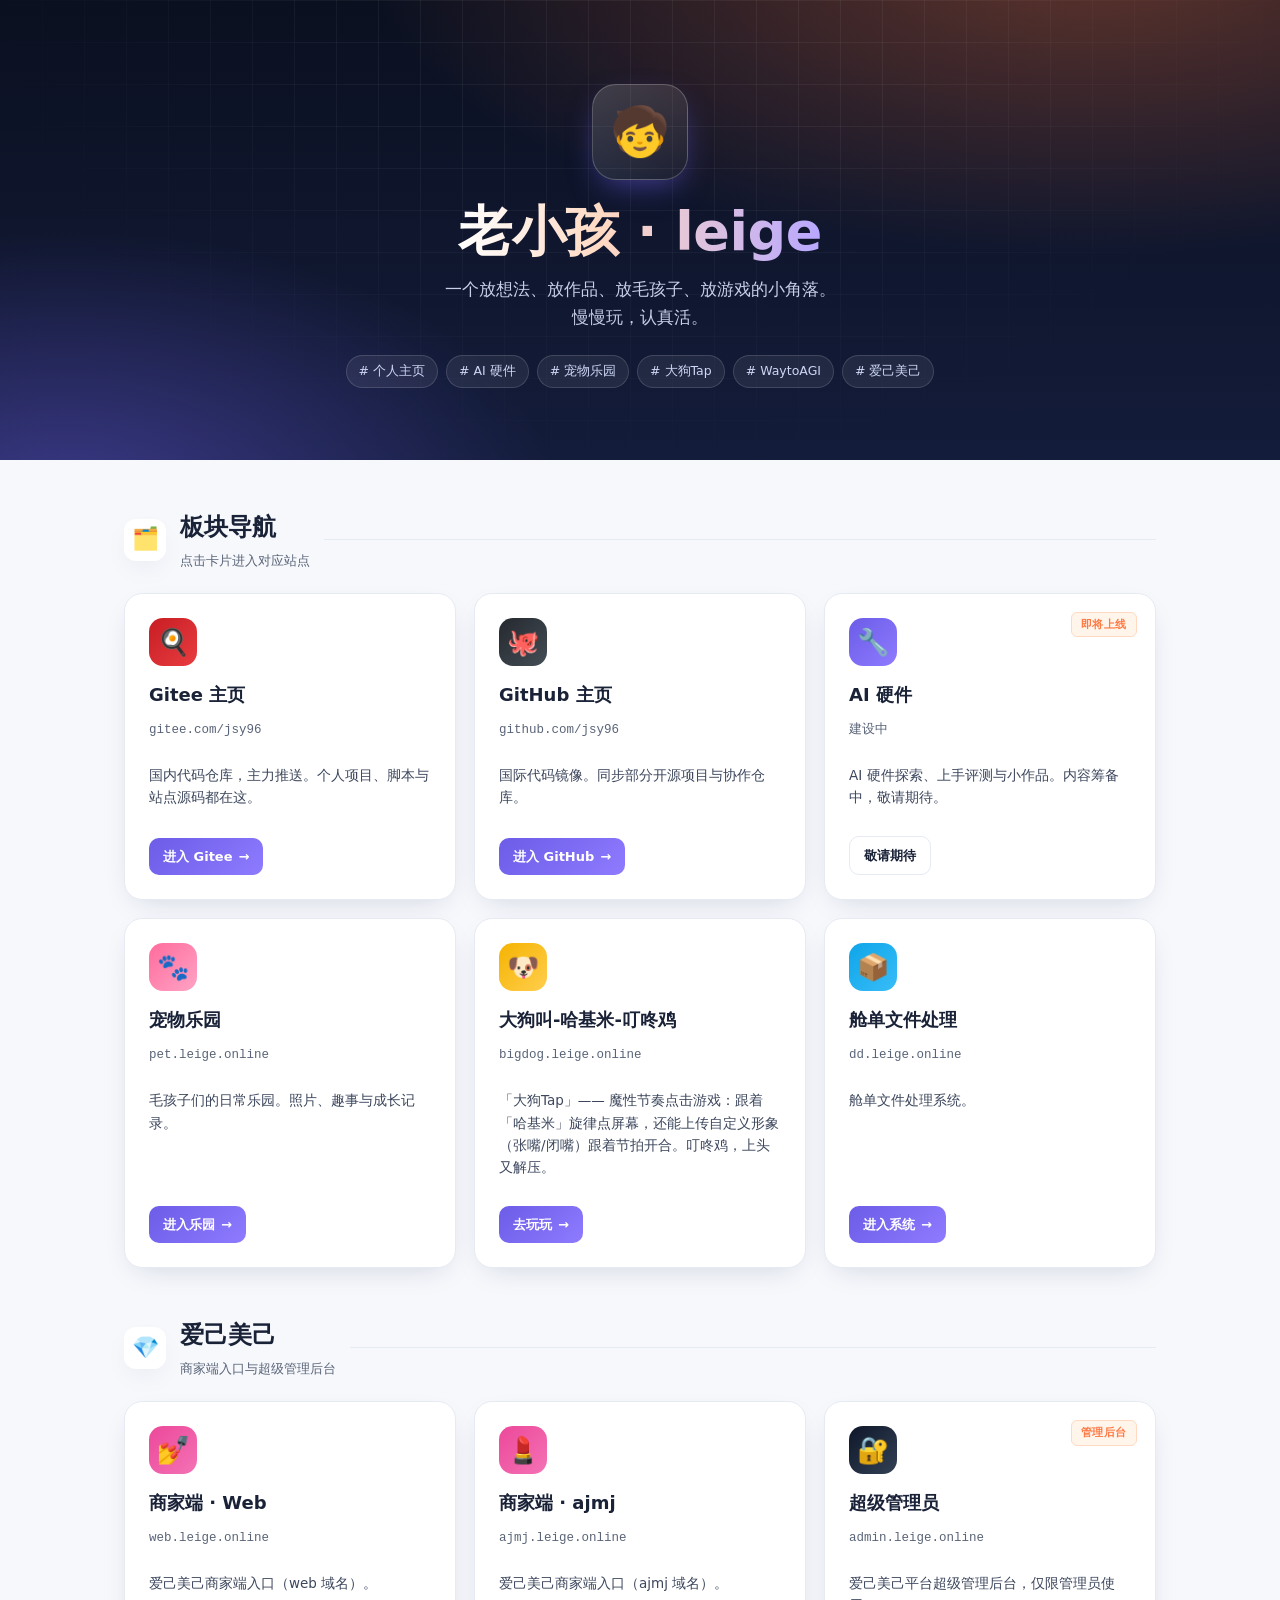
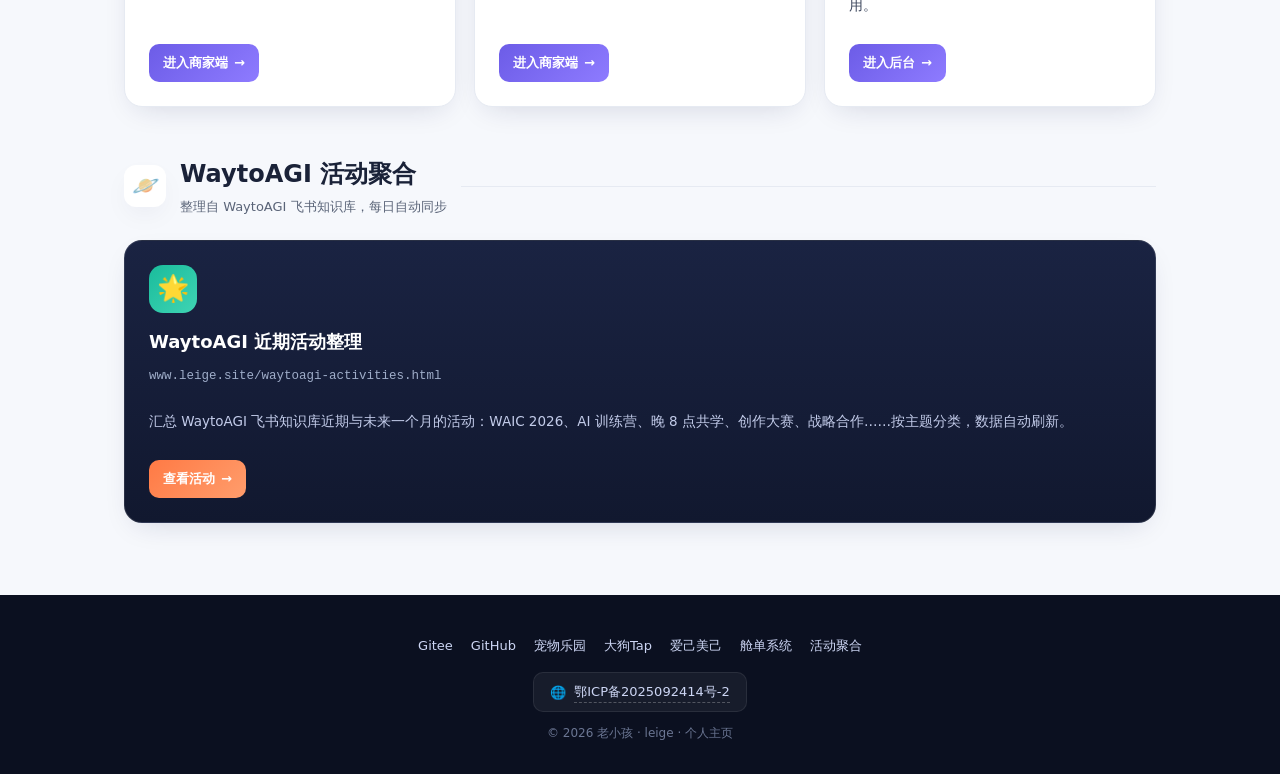
<file: index.html>
<!DOCTYPE html>
<html lang="zh-CN">
<head>
<meta charset="UTF-8">
<meta name="viewport" content="width=device-width, initial-scale=1.0">
<title>老小孩 · leige 的个人主页</title>
<meta name="description" content="老小孩（leige）的个人主页 —— gitee/github、AI 硬件、宠物乐园、大狗Tap（大狗叫-哈基米-叮咚鸡），还有 WaytoAGI 活动聚合。">
<link rel="icon" href="data:image/svg+xml,<svg xmlns='http://www.w3.org/2000/svg' viewBox='0 0 100 100'><text y='.9em' font-size='90'>🧒</text></svg>">
<style>
  :root{
    --bg:#0b1020; --bg-2:#111a33;
    --surface:#ffffff; --surface-2:#f6f8fc;
    --ink:#1a2238; --ink-2:#5a6478; --line:#e6eaf2;
    --brand:#6c5ce7; --brand-2:#8e7bff; --accent:#ff7a45;
    --green:#1abc9c; --blue:#3b82f6; --gold:#f5b301; --pink:#ff6b9d;
    --radius:18px; --shadow:0 10px 30px -12px rgba(20,30,80,.18);
  }
  *{box-sizing:border-box}
  html,body{margin:0;padding:0}
  body{font-family:"PingFang SC","Microsoft YaHei","Segoe UI",system-ui,-apple-system,sans-serif;color:var(--ink);background:var(--surface-2);line-height:1.65;-webkit-font-smoothing:antialiased}
  a{color:inherit;text-decoration:none}

  .hero{position:relative;color:#fff;background:radial-gradient(1200px 500px at 85% -10%, rgba(255,122,69,.35), transparent 60%),radial-gradient(900px 500px at 5% 110%, rgba(108,92,231,.45), transparent 55%),linear-gradient(180deg,#0b1020 0%, #131c3a 100%);overflow:hidden}
  .hero::before{content:"";position:absolute;inset:0;background-image:linear-gradient(rgba(255,255,255,.05) 1px, transparent 1px),linear-gradient(90deg, rgba(255,255,255,.05) 1px, transparent 1px);background-size:42px 42px;mask-image:radial-gradient(ellipse at 50% 0%, #000 30%, transparent 75%);pointer-events:none}
  .hero-inner{position:relative;max-width:1080px;margin:0 auto;padding:84px 24px 72px;text-align:center}
  .avatar{width:96px;height:96px;border-radius:24px;margin:0 auto 22px;display:grid;place-items:center;font-size:48px;background:linear-gradient(135deg,rgba(255,255,255,.16),rgba(255,255,255,.04));border:1px solid rgba(255,255,255,.22);box-shadow:0 12px 30px -8px rgba(108,92,231,.55)}
  h1{font-size:clamp(32px,5.5vw,54px);line-height:1.1;margin:0 0 14px;letter-spacing:-.5px;font-weight:800}
  h1 .grad{background:linear-gradient(92deg,#fff 0%, #ffd9c2 40%, #b7a6ff 100%);-webkit-background-clip:text;background-clip:text;color:transparent}
  .lede{font-size:17px;color:#c8d0e8;max-width:640px;margin:0 auto}
  .hero-tags{display:flex;justify-content:center;flex-wrap:wrap;gap:8px;margin-top:24px}
  .hero-tags span{font-size:12.5px;color:#cdd6f4;padding:5px 12px;border-radius:999px;background:rgba(255,255,255,.07);border:1px solid rgba(255,255,255,.14)}

  .wrap{max-width:1080px;margin:0 auto;padding:48px 24px 8px}
  .section-head{display:flex;align-items:center;gap:14px;margin:0 0 22px}
  .section-head .ico{width:42px;height:42px;border-radius:12px;display:grid;place-items:center;font-size:22px;background:var(--surface);box-shadow:var(--shadow)}
  .section-head h2{font-size:24px;margin:0;font-weight:800}
  .section-head .sub{font-size:13px;color:var(--ink-2);margin-top:2px}
  .section-head .bar{flex:1;height:1px;background:var(--line)}

  .grid{display:grid;gap:18px;grid-template-columns:repeat(auto-fill,minmax(280px,1fr))}
  .card{position:relative;background:var(--surface);border:1px solid var(--line);border-radius:var(--radius);padding:24px;display:flex;flex-direction:column;gap:10px;box-shadow:var(--shadow);transition:transform .18s ease, box-shadow .18s ease, border-color .18s ease;overflow:hidden}
  .card:hover{transform:translateY(-3px);box-shadow:0 18px 40px -16px rgba(20,30,80,.28);border-color:#d7def0}
  .card .icon{width:48px;height:48px;border-radius:14px;display:grid;place-items:center;font-size:26px;margin-bottom:4px}
  .card h3{font-size:18px;margin:0;font-weight:700}
  .card .url{font-size:12.5px;color:var(--ink-2);font-family:"SFMono-Regular",ui-monospace,Menlo,Consolas,monospace;word-break:break-all}
  .card .desc{font-size:13.5px;color:#3c465c;flex:1}
  .card .btn{align-self:flex-start;display:inline-flex;align-items:center;gap:6px;font-size:13px;font-weight:600;padding:8px 14px;border-radius:10px;margin-top:4px;background:linear-gradient(135deg,var(--brand),var(--brand-2));color:#fff;transition:filter .15s ease}
  .card .btn:hover{filter:brightness(1.08)}
  .card .btn.ghost{background:#fff;color:var(--ink);border:1px solid var(--line)}
  .card .btn.ghost:hover{border-color:var(--brand);color:var(--brand)}
  .card .arrow{transition:transform .15s ease}
  .card .btn:hover .arrow{transform:translateX(2px)}
  .card .badge{position:absolute;top:18px;right:18px;font-size:10.5px;font-weight:700;letter-spacing:.6px;padding:3px 9px;border-radius:6px;background:#fff5eb;color:var(--accent);border:1px solid #ffd9c2}

  /* color tones */
  .tone-gitee .icon{background:linear-gradient(135deg,#c71d23,#e83c40);color:#fff}
  .tone-github .icon{background:linear-gradient(135deg,#24292e,#444d56);color:#fff}
  .tone-aihw .icon{background:linear-gradient(135deg,#6c5ce7,#8e7bff);color:#fff}
  .tone-pet .icon{background:linear-gradient(135deg,#ff6b9d,#ffa3c4);color:#fff}
  .tone-game .icon{background:linear-gradient(135deg,#f5b301,#ffce4d);color:#3a2c00}
  .tone-wiki .icon{background:linear-gradient(135deg,#1abc9c,#3fd4b3);color:#fff}
  .tone-beauty .icon{background:linear-gradient(135deg,#ec4899,#f472b6);color:#fff}
  .tone-admin .icon{background:linear-gradient(135deg,#0f172a,#334155);color:#fff}
  .tone-cargo .icon{background:linear-gradient(135deg,#0ea5e9,#38bdf8);color:#fff}

  .feature{background:linear-gradient(180deg,#1a2342 0%, #11182f 100%);color:#fff;border-color:rgba(255,255,255,.1)}
  .feature h3{color:#fff}
  .feature .desc{color:#c3ccea}
  .feature .url{color:#9fadc9}
  .feature .btn{background:linear-gradient(135deg,var(--accent),#ff9d6c);color:#fff}

  footer{margin-top:64px;background:var(--bg);color:#9aa4c2;padding:40px 24px 30px;text-align:center}
  footer .f-links{display:flex;justify-content:center;flex-wrap:wrap;gap:18px;margin-bottom:16px;font-size:13px}
  footer .f-links a{color:#cdd6f4}
  footer .f-links a:hover{color:#fff}
  .icp{display:inline-flex;align-items:center;gap:8px;font-size:13px;color:#9aa4c2;padding:8px 16px;border-radius:10px;background:rgba(255,255,255,.05);border:1px solid rgba(255,255,255,.08)}
  .icp a{color:#cdd6f4;border-bottom:1px dashed rgba(255,255,255,.25)}
  .icp a:hover{color:#fff;border-bottom-color:#fff}
  .copy{font-size:12px;color:#6b7693;margin-top:12px}

  @media (max-width:640px){
    .hero-inner{padding:60px 18px 48px}
    .grid{grid-template-columns:1fr}
  }
</style>
</head>
<body>

<header class="hero">
  <div class="hero-inner">
    <div class="avatar">🧒</div>
    <h1><span class="grad">老小孩 · leige</span></h1>
    <p class="lede">一个放想法、放作品、放毛孩子、放游戏的小角落。<br>慢慢玩，认真活。</p>
    <div class="hero-tags">
      <span># 个人主页</span>
      <span># AI 硬件</span>
      <span># 宠物乐园</span>
      <span># 大狗Tap</span>
      <span># WaytoAGI</span>
      <span># 爱己美己</span>
    </div>
  </div>
</header>

<main class="wrap">

  <!-- 板块网格 -->
  <div class="section-head">
    <div class="ico">🗂️</div>
    <div>
      <h2>板块导航</h2>
      <div class="sub">点击卡片进入对应站点</div>
    </div>
    <div class="bar"></div>
  </div>

  <div class="grid">

    <article class="card tone-gitee">
      <div class="icon">🍳</div>
      <h3>Gitee 主页</h3>
      <div class="url">gitee.com/jsy96</div>
      <p class="desc">国内代码仓库，主力推送。个人项目、脚本与站点源码都在这。</p>
      <a class="btn" href="https://gitee.com/jsy96" target="_blank" rel="noopener">进入 Gitee <span class="arrow">→</span></a>
    </article>

    <article class="card tone-github">
      <div class="icon">🐙</div>
      <h3>GitHub 主页</h3>
      <div class="url">github.com/jsy96</div>
      <p class="desc">国际代码镜像。同步部分开源项目与协作仓库。</p>
      <a class="btn" href="https://github.com/jsy96" target="_blank" rel="noopener">进入 GitHub <span class="arrow">→</span></a>
    </article>

    <article class="card tone-aihw">
      <span class="badge">即将上线</span>
      <div class="icon">🔧</div>
      <h3>AI 硬件</h3>
      <div class="url">建设中</div>
      <p class="desc">AI 硬件探索、上手评测与小作品。内容筹备中，敬请期待。</p>
      <a class="btn ghost" href="#" aria-disabled="true" onclick="return false">敬请期待</a>
    </article>

    <article class="card tone-pet">
      <div class="icon">🐾</div>
      <h3>宠物乐园</h3>
      <div class="url">pet.leige.online</div>
      <p class="desc">毛孩子们的日常乐园。照片、趣事与成长记录。</p>
      <a class="btn" href="https://pet.leige.online" target="_blank" rel="noopener">进入乐园 <span class="arrow">→</span></a>
    </article>

    <article class="card tone-game">
      <div class="icon">🐶</div>
      <h3>大狗叫-哈基米-叮咚鸡</h3>
      <div class="url">bigdog.leige.online</div>
      <p class="desc">「大狗Tap」—— 魔性节奏点击游戏：跟着「哈基米」旋律点屏幕，还能上传自定义形象（张嘴/闭嘴）跟着节拍开合。叮咚鸡，上头又解压。</p>
      <a class="btn" href="https://bigdog.leige.online/" target="_blank" rel="noopener">去玩玩 <span class="arrow">→</span></a>
    </article>

    <article class="card tone-cargo">
      <div class="icon">📦</div>
      <h3>舱单文件处理</h3>
      <div class="url">dd.leige.online</div>
      <p class="desc">舱单文件处理系统。</p>
      <a class="btn" href="https://dd.leige.online/" target="_blank" rel="noopener">进入系统 <span class="arrow">→</span></a>
    </article>

  </div>

  <!-- 爱己美己（工作项目） -->
  <div class="section-head" style="margin-top:48px">
    <div class="ico">💎</div>
    <div>
      <h2>爱己美己</h2>
      <div class="sub">商家端入口与超级管理后台</div>
    </div>
    <div class="bar"></div>
  </div>

  <div class="grid">
    <article class="card tone-beauty">
      <div class="icon">💅</div>
      <h3>商家端 · Web</h3>
      <div class="url">web.leige.online</div>
      <p class="desc">爱己美己商家端入口（web 域名）。</p>
      <a class="btn" href="https://web.leige.online/" target="_blank" rel="noopener">进入商家端 <span class="arrow">→</span></a>
    </article>

    <article class="card tone-beauty">
      <div class="icon">💄</div>
      <h3>商家端 · ajmj</h3>
      <div class="url">ajmj.leige.online</div>
      <p class="desc">爱己美己商家端入口（ajmj 域名）。</p>
      <a class="btn" href="https://ajmj.leige.online/" target="_blank" rel="noopener">进入商家端 <span class="arrow">→</span></a>
    </article>

    <article class="card tone-admin">
      <span class="badge">管理后台</span>
      <div class="icon">🔐</div>
      <h3>超级管理员</h3>
      <div class="url">admin.leige.online</div>
      <p class="desc">爱己美己平台超级管理后台，仅限管理员使用。</p>
      <a class="btn" href="https://admin.leige.online/" target="_blank" rel="noopener">进入后台 <span class="arrow">→</span></a>
    </article>
  </div>

  <!-- WaytoAGI 活动聚合（突出） -->
  <div class="section-head" style="margin-top:48px">
    <div class="ico">🪐</div>
    <div>
      <h2>WaytoAGI 活动聚合</h2>
      <div class="sub">整理自 WaytoAGI 飞书知识库，每日自动同步</div>
    </div>
    <div class="bar"></div>
  </div>

  <article class="card feature tone-wiki">
    <div class="icon">🌟</div>
    <h3>WaytoAGI 近期活动整理</h3>
    <div class="url">www.leige.site/waytoagi-activities.html</div>
    <p class="desc">汇总 WaytoAGI 飞书知识库近期与未来一个月的活动：WAIC 2026、AI 训练营、晚 8 点共学、创作大赛、战略合作……按主题分类，数据自动刷新。</p>
    <a class="btn" href="waytoagi-activities.html">查看活动 <span class="arrow">→</span></a>
  </article>

</main>

<footer>
  <div class="f-links">
    <a href="https://gitee.com/jsy96" target="_blank" rel="noopener">Gitee</a>
    <a href="https://github.com/jsy96" target="_blank" rel="noopener">GitHub</a>
    <a href="https://pet.leige.online" target="_blank" rel="noopener">宠物乐园</a>
    <a href="https://bigdog.leige.online/" target="_blank" rel="noopener">大狗Tap</a>
    <a href="https://web.leige.online/" target="_blank" rel="noopener">爱己美己</a>
    <a href="https://dd.leige.online/" target="_blank" rel="noopener">舱单系统</a>
    <a href="waytoagi-activities.html">活动聚合</a>
  </div>
  <div class="icp">
    <span>🌐</span>
    <a href="https://beian.miit.gov.cn/" target="_blank" rel="noopener">鄂ICP备2025092414号-2</a>
  </div>
  <div class="copy">© <span id="yr"></span> 老小孩 · leige · 个人主页</div>
</footer>

<script>document.getElementById('yr').textContent=new Date().getFullYear();</script>

</body>
</html>
</file>
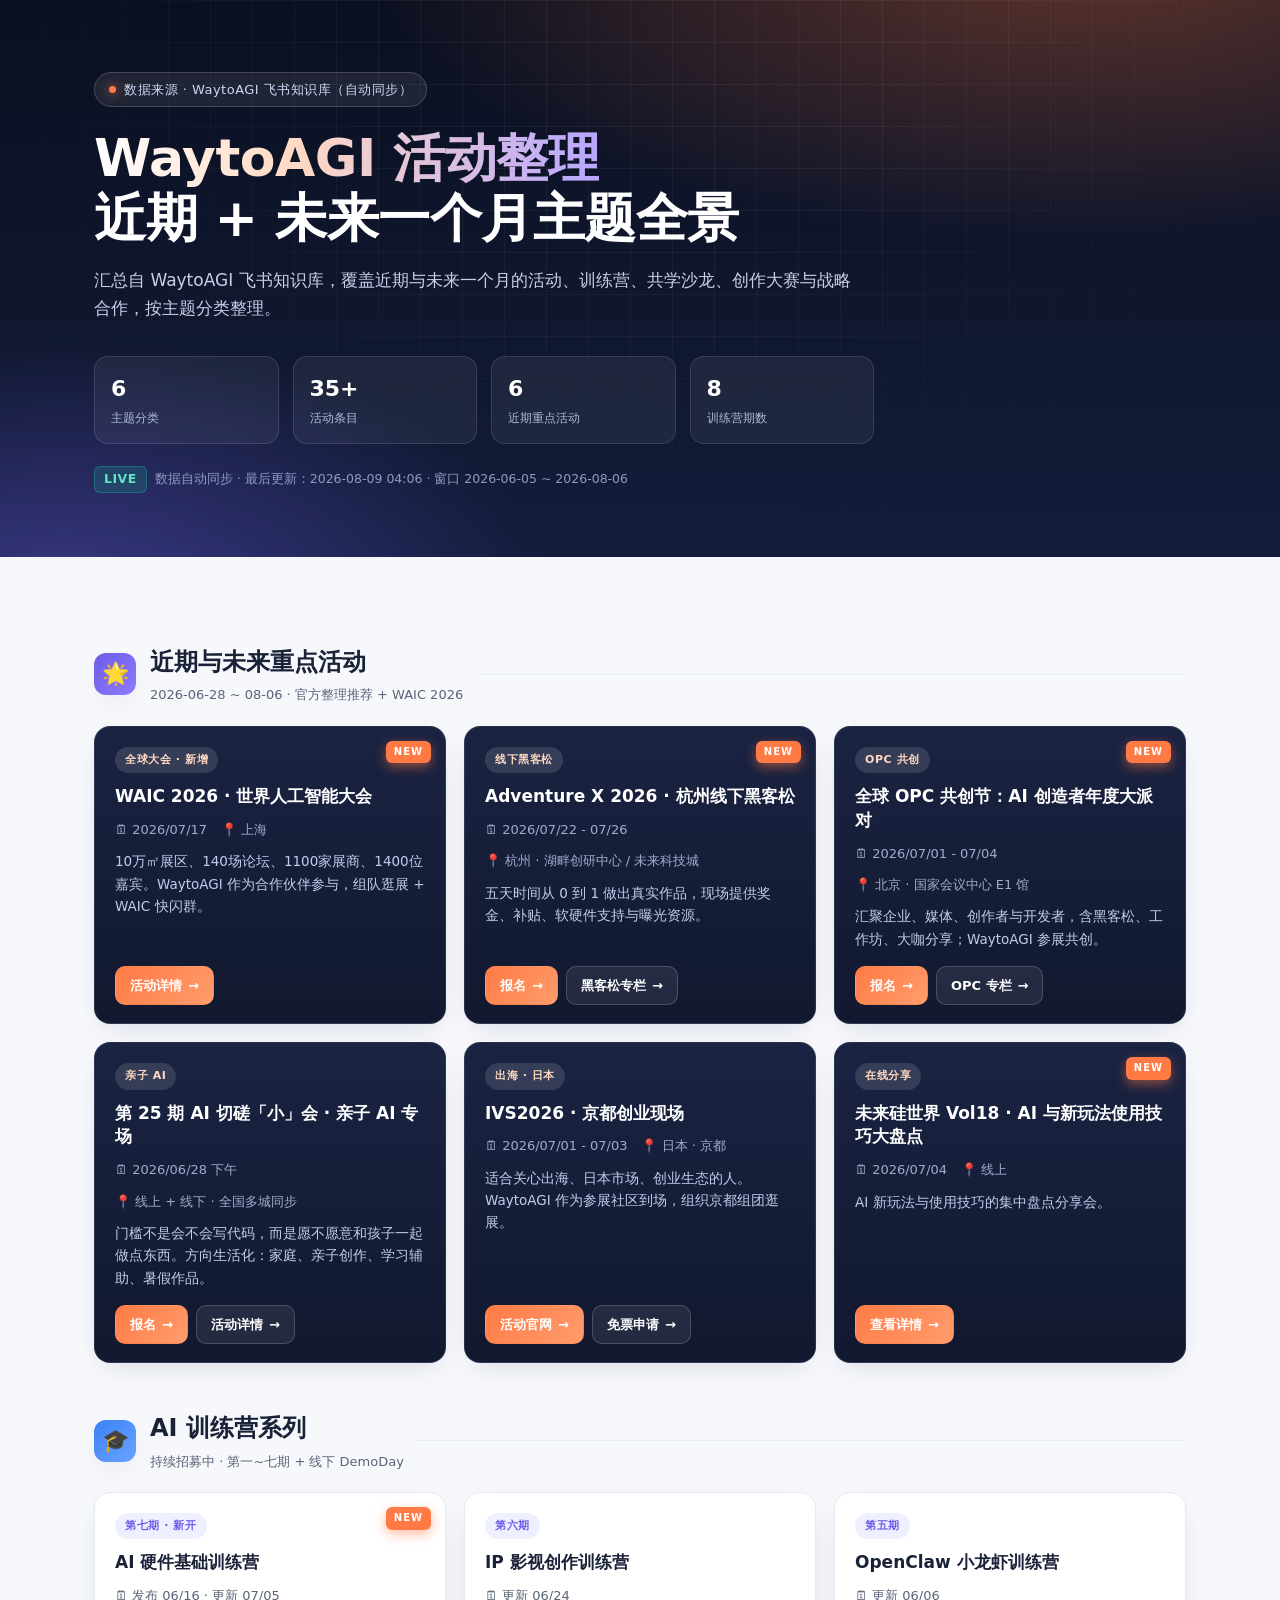
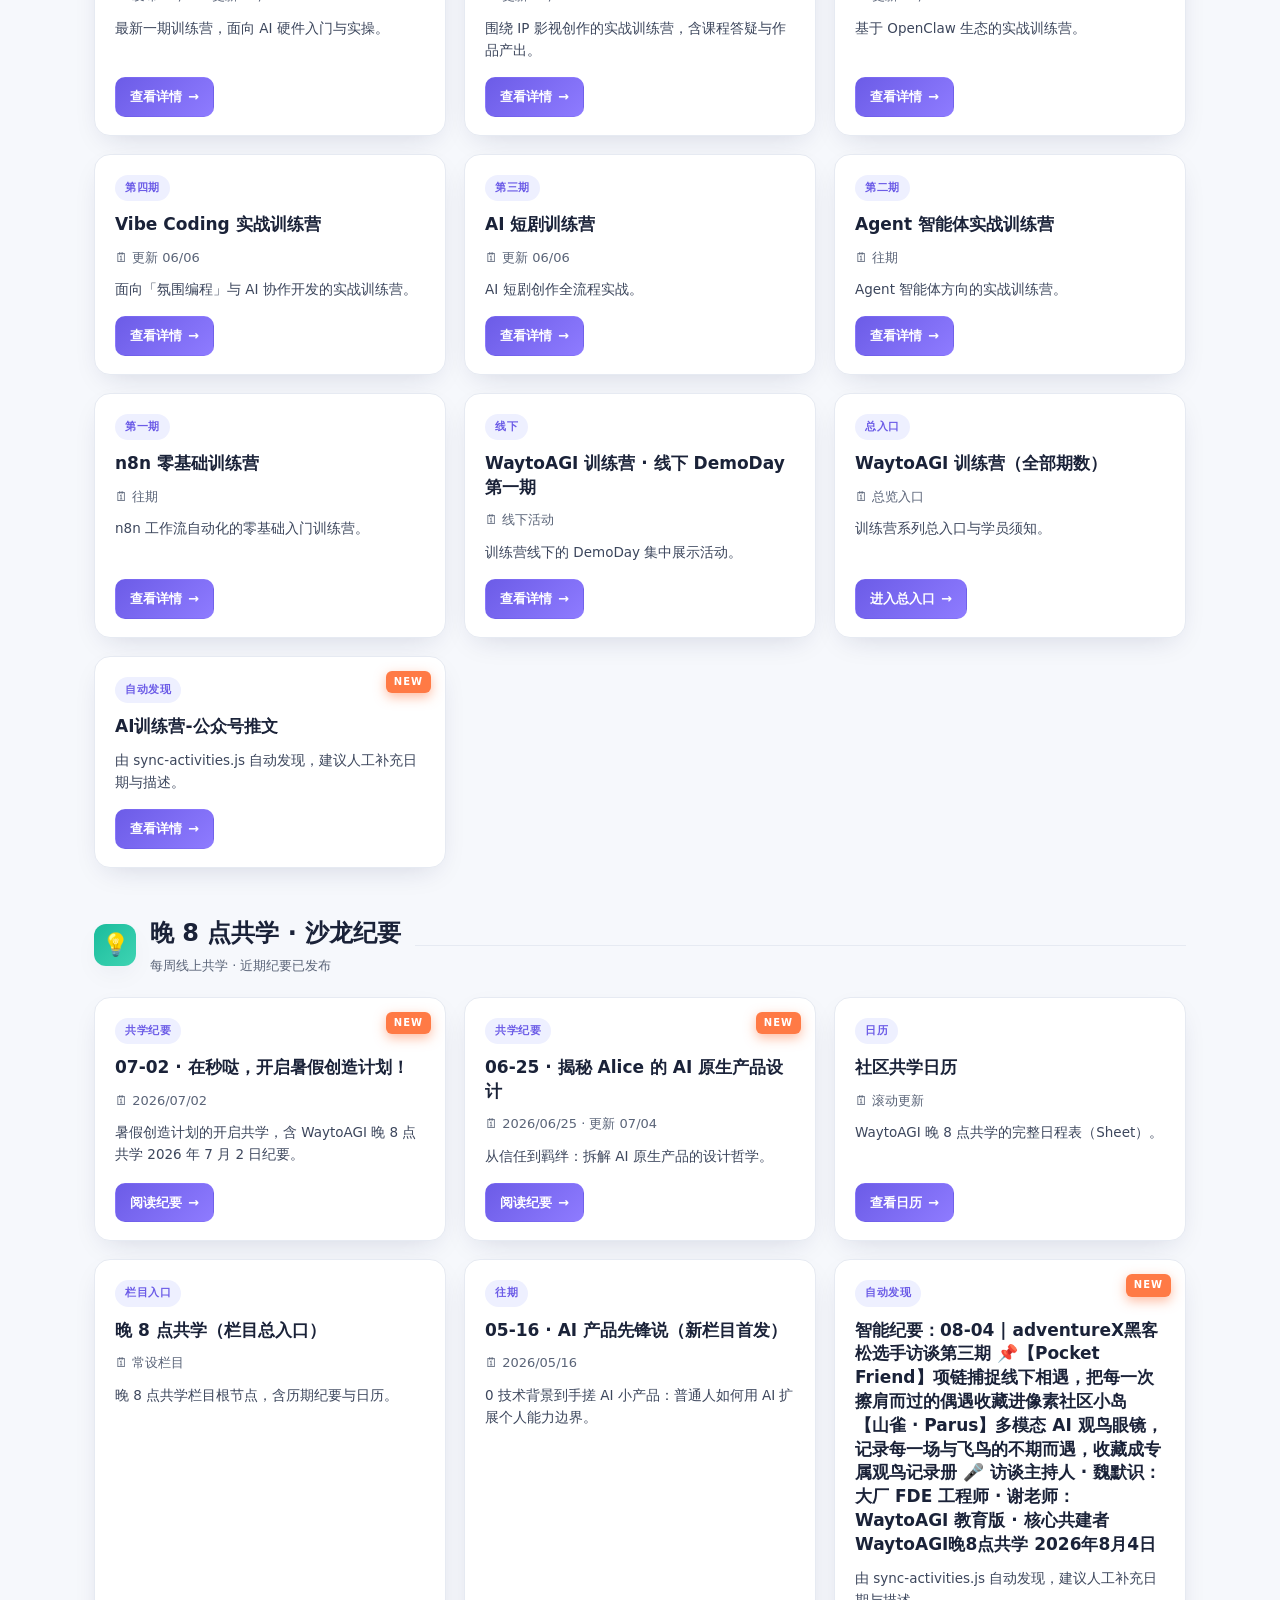
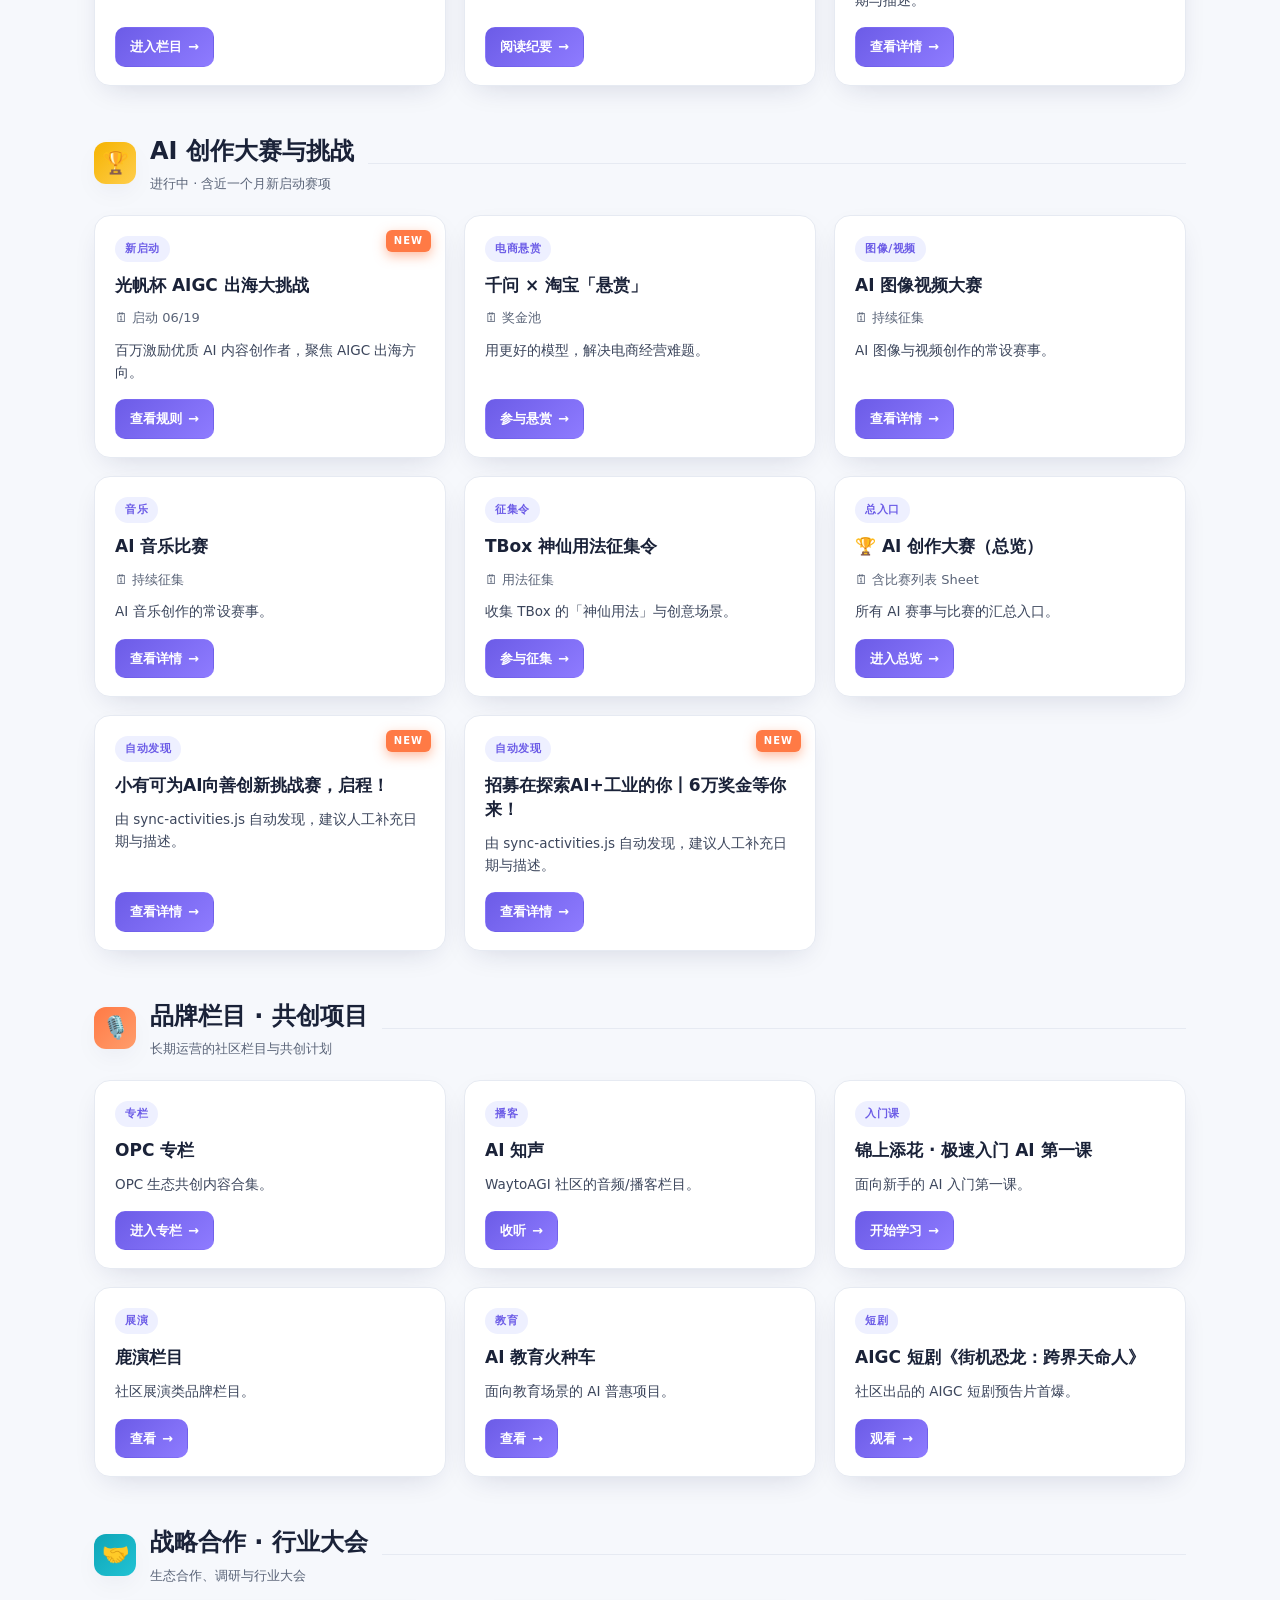
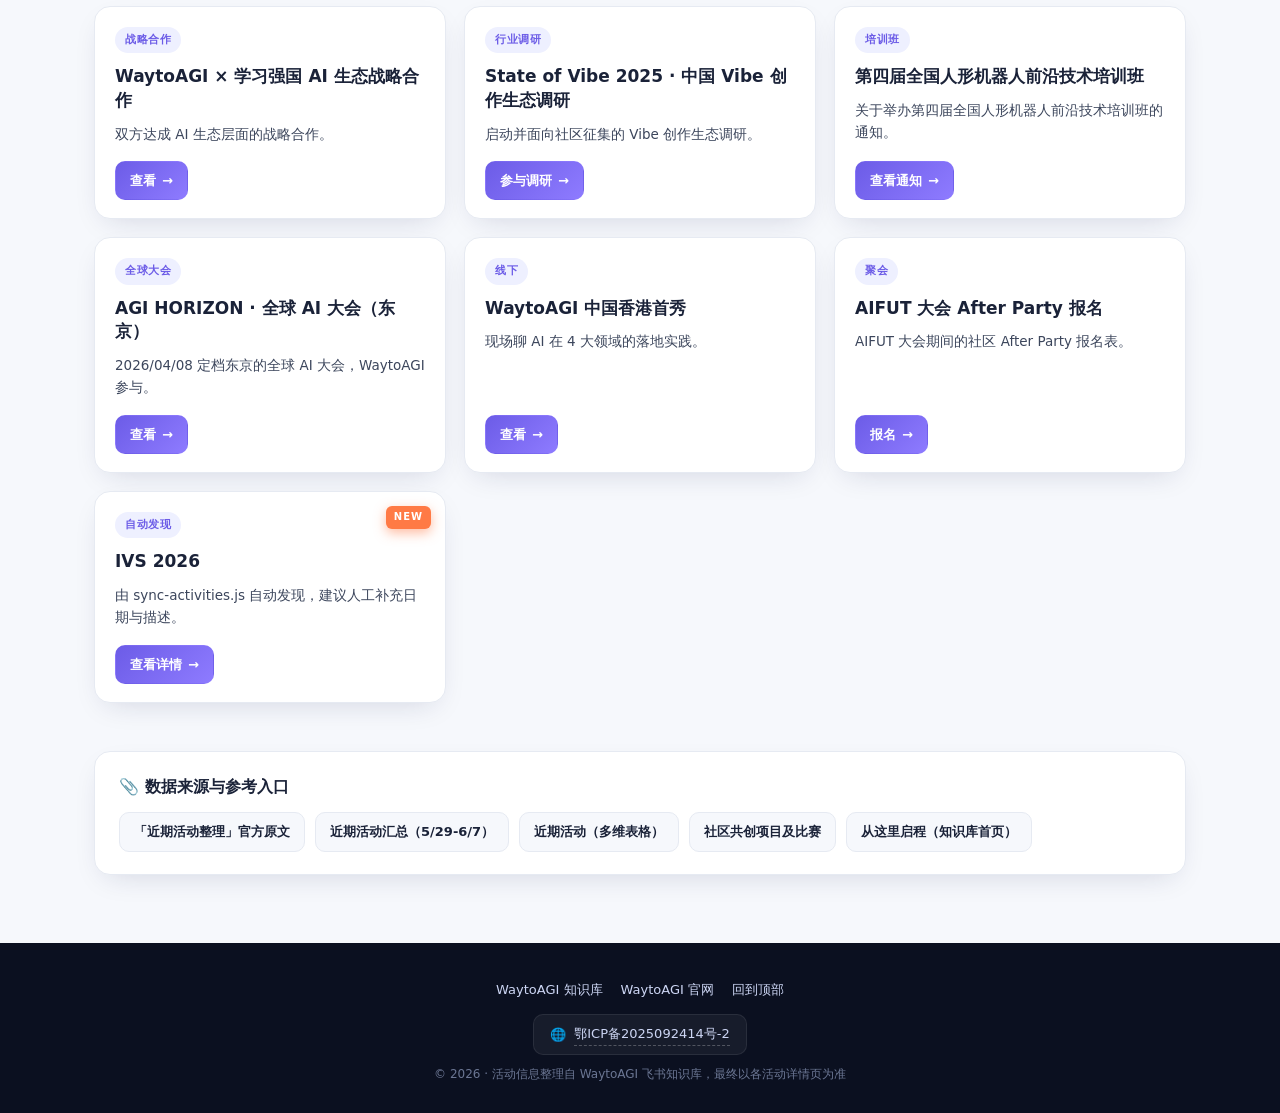
<file: waytoagi-activities.html>
<!DOCTYPE html>
<html lang="zh-CN">
<head>
<meta charset="UTF-8">
<meta name="viewport" content="width=device-width, initial-scale=1.0">
<title>WaytoAGI 近期活动整理 · 滚动更新</title>
<meta name="description" content="整理自 WaytoAGI 飞书知识库，覆盖近期与未来一个月的活动、训练营、共学、大赛与合作。">
<style>
  :root{
    --bg:#0b1020; --bg-2:#111a33;
    --surface:#ffffff; --surface-2:#f6f8fc;
    --ink:#1a2238; --ink-2:#5a6478; --line:#e6eaf2;
    --brand:#6c5ce7; --brand-2:#8e7bff; --accent:#ff7a45;
    --green:#1abc9c; --blue:#3b82f6; --gold:#f5b301;
    --radius:16px; --shadow:0 10px 30px -12px rgba(20,30,80,.18);
  }
  *{box-sizing:border-box}
  html,body{margin:0;padding:0}
  body{font-family:"PingFang SC","Microsoft YaHei","Segoe UI",system-ui,-apple-system,sans-serif;color:var(--ink);background:var(--surface-2);line-height:1.65;-webkit-font-smoothing:antialiased}
  a{color:inherit;text-decoration:none}

  .hero{position:relative;color:#fff;background:radial-gradient(1200px 500px at 85% -10%, rgba(255,122,69,.35), transparent 60%),radial-gradient(900px 500px at 5% 110%, rgba(108,92,231,.45), transparent 55%),linear-gradient(180deg,#0b1020 0%, #131c3a 100%);overflow:hidden}
  .hero::before{content:"";position:absolute;inset:0;background-image:linear-gradient(rgba(255,255,255,.05) 1px, transparent 1px),linear-gradient(90deg, rgba(255,255,255,.05) 1px, transparent 1px);background-size:42px 42px;mask-image:radial-gradient(ellipse at 50% 0%, #000 30%, transparent 75%);pointer-events:none}
  .hero-inner{position:relative;max-width:1140px;margin:0 auto;padding:72px 24px 64px}
  .crumb{display:inline-flex;align-items:center;gap:8px;padding:6px 14px;border-radius:999px;background:rgba(255,255,255,.08);border:1px solid rgba(255,255,255,.16);font-size:13px;color:#cdd6f4;letter-spacing:.5px}
  .crumb .dot{width:7px;height:7px;border-radius:50%;background:var(--accent);box-shadow:0 0 12px var(--accent);animation:pulse 1.6s ease-in-out infinite}
  @keyframes pulse{0%,100%{opacity:1}50%{opacity:.4}}
  h1{font-size:clamp(30px,5vw,52px);line-height:1.15;margin:22px 0 14px;letter-spacing:-.5px;font-weight:800}
  h1 .grad{background:linear-gradient(92deg,#fff 0%, #ffd9c2 40%, #b7a6ff 100%);-webkit-background-clip:text;background-clip:text;color:transparent}
  .lede{font-size:17px;color:#c8d0e8;max-width:760px}
  .stats{display:grid;grid-template-columns:repeat(4,1fr);gap:14px;margin-top:34px;max-width:780px}
  .stat{background:rgba(255,255,255,.06);border:1px solid rgba(255,255,255,.12);border-radius:14px;padding:14px 16px;backdrop-filter:blur(6px)}
  .stat .n{font-size:22px;font-weight:800;color:#fff}
  .stat .l{font-size:12px;color:#aebbd9;margin-top:2px}
  .updated{margin-top:22px;font-size:12.5px;color:#8e9ac0;display:flex;align-items:center;gap:8px;flex-wrap:wrap}
  .updated .tag-live{padding:2px 9px;border-radius:6px;background:rgba(26,188,156,.18);color:#5fe3c1;border:1px solid rgba(26,188,156,.35);font-weight:700;letter-spacing:.5px}

  .wrap{max-width:1140px;margin:0 auto;padding:40px 24px 8px}
  .section-head{display:flex;align-items:center;gap:14px;margin:46px 0 20px}
  .section-head .ico{width:42px;height:42px;border-radius:12px;display:grid;place-items:center;font-size:22px;background:var(--surface);box-shadow:var(--shadow)}
  .section-head h2{font-size:24px;margin:0;font-weight:800}
  .section-head .sub{font-size:13px;color:var(--ink-2);margin-top:2px}
  .section-head .bar{flex:1;height:1px;background:var(--line)}

  .grid{display:grid;gap:18px;grid-template-columns:repeat(auto-fill,minmax(300px,1fr))}
  .card{background:var(--surface);border:1px solid var(--line);border-radius:var(--radius);padding:20px 20px 18px;box-shadow:var(--shadow);display:flex;flex-direction:column;gap:10px;transition:transform .18s ease, box-shadow .18s ease, border-color .18s ease;position:relative;overflow:hidden}
  .card:hover{transform:translateY(-3px);box-shadow:0 18px 40px -16px rgba(20,30,80,.28);border-color:#d7def0}
  .card .tag{align-self:flex-start;font-size:11px;font-weight:700;letter-spacing:.6px;padding:4px 10px;border-radius:999px;background:#eef0ff;color:var(--brand)}
  .card.new::after{content:"NEW";position:absolute;top:14px;right:14px;font-size:10px;font-weight:800;letter-spacing:1px;color:#fff;background:var(--accent);padding:3px 8px;border-radius:6px;box-shadow:0 4px 12px rgba(255,122,69,.5)}
  .card h3{font-size:17px;margin:2px 0 0;line-height:1.4;font-weight:700}
  .meta{font-size:13px;color:var(--ink-2);display:flex;flex-wrap:wrap;gap:10px 14px}
  .desc{font-size:13.5px;color:#3c465c}
  .links{display:flex;flex-wrap:wrap;gap:8px;margin-top:auto;padding-top:6px}
  .btn{display:inline-flex;align-items:center;gap:6px;font-size:13px;font-weight:600;padding:8px 14px;border-radius:10px;border:1px solid var(--line);background:#fff;color:var(--ink);transition:all .15s ease}
  .btn:hover{border-color:var(--brand);color:var(--brand)}
  .btn.primary{background:linear-gradient(135deg,var(--brand),var(--brand-2));border-color:transparent;color:#fff}
  .btn.primary:hover{filter:brightness(1.06);color:#fff}
  .arrow{transition:transform .15s ease}
  .btn:hover .arrow{transform:translateX(2px)}

  .card.feature{background:linear-gradient(180deg,#1a2342 0%, #11182f 100%);color:#fff;border-color:rgba(255,255,255,.1)}
  .card.feature h3{color:#fff}
  .card.feature .desc{color:#c3ccea}
  .card.feature .meta{color:#9fadc9}
  .card.feature .tag{background:rgba(255,255,255,.12);color:#ffd9c2}
  .card.feature .btn{background:rgba(255,255,255,.08);border-color:rgba(255,255,255,.18);color:#fff}
  .card.feature .btn.primary{background:linear-gradient(135deg,var(--accent),#ff9d6c);border-color:transparent}

  .tone-opc .ico{background:linear-gradient(135deg,#6c5ce7,#8e7bff);color:#fff}
  .tone-camp .ico{background:linear-gradient(135deg,#3b82f6,#6aa3ff);color:#fff}
  .tone-learn .ico{background:linear-gradient(135deg,#1abc9c,#3fd4b3);color:#fff}
  .tone-contest .ico{background:linear-gradient(135deg,#f5b301,#ffce4d);color:#3a2c00}
  .tone-brand .ico{background:linear-gradient(135deg,#ff7a45,#ff9d6c);color:#fff}
  .tone-coop .ico{background:linear-gradient(135deg,#0ea5b7,#22c3d4);color:#fff}

  .refs{margin-top:48px;background:var(--surface);border:1px solid var(--line);border-radius:var(--radius);padding:22px 24px;box-shadow:var(--shadow)}
  .refs h3{margin:0 0 12px;font-size:16px}
  .ref-list{display:flex;flex-wrap:wrap;gap:10px}
  .ref-list .btn{background:var(--surface-2)}

  footer{margin-top:60px;background:var(--bg);color:#9aa4c2;padding:36px 24px 28px;text-align:center}
  footer .f-links{display:flex;justify-content:center;flex-wrap:wrap;gap:18px;margin-bottom:14px;font-size:13px}
  footer .f-links a{color:#cdd6f4}
  footer .f-links a:hover{color:#fff}
  .icp{display:inline-flex;align-items:center;gap:8px;font-size:13px;color:#9aa4c2;padding:8px 16px;border-radius:10px;background:rgba(255,255,255,.05);border:1px solid rgba(255,255,255,.08)}
  .icp a{color:#cdd6f4;border-bottom:1px dashed rgba(255,255,255,.25)}
  .icp a:hover{color:#fff;border-bottom-color:#fff}
  .copy{font-size:12px;color:#6b7693;margin-top:10px}

  #status{padding:60px 24px;text-align:center;color:var(--ink-2);font-size:15px}
  #status .big{font-size:40px;display:block;margin-bottom:10px}
  #status .hint{font-size:13px;color:#8a93ad;margin-top:12px;max-width:520px;margin-left:auto;margin-right:auto;line-height:1.7}
  #status code{background:#eef0ff;color:var(--brand);padding:2px 7px;border-radius:5px;font-size:12.5px}

  @media (max-width:640px){
    .stats{grid-template-columns:repeat(2,1fr)}
    .hero-inner{padding:54px 18px 44px}
  }
</style>
</head>
<body>

<header class="hero">
  <div class="hero-inner">
    <span class="crumb"><span class="dot"></span>数据来源 · WaytoAGI 飞书知识库（自动同步）</span>
    <h1><span class="grad">WaytoAGI 活动整理</span><br>近期 + 未来一个月主题全景</h1>
    <p class="lede" id="lede">
      汇总自 WaytoAGI 飞书知识库，覆盖近期与未来一个月的活动、训练营、共学沙龙、创作大赛与战略合作，按主题分类整理。
    </p>
    <div class="stats" id="stats"></div>
    <div class="updated" id="updated"></div>
  </div>
</header>

<main class="wrap" id="main">
  <div id="status"><span class="big">⏳</span>正在加载活动数据…<div class="hint">若长时间无响应，可能正在通过本地 <code>file://</code> 打开。请通过本地 HTTP 服务器或部署后的网址访问，以激活自动数据加载。</div></div>
</main>

<footer id="footer" style="display:none">
  <div class="f-links">
    <a href="https://waytoagi.feishu.cn/wiki/PFXnwBTsEiGwGGk2QQFcdTWrnlb" target="_blank" rel="noopener">WaytoAGI 知识库</a>
    <a href="https://waytoagi.com" target="_blank" rel="noopener">WaytoAGI 官网</a>
    <a href="#" onclick="scrollTo({top:0,behavior:'smooth'});return false">回到顶部</a>
  </div>
  <div class="icp" id="icp"></div>
  <div class="copy" id="copy"></div>
</footer>

<script>
(function(){
  "use strict";
  var DATA_URL = "activities.json";

  function el(tag, cls, html){
    var e = document.createElement(tag);
    if(cls) e.className = cls;
    if(html != null) e.innerHTML = html;
    return e;
  }
  function esc(s){ return String(s==null?"":s).replace(/[&<>"']/g, function(c){return {"&":"&amp;","<":"&lt;",">":"&gt;",'"':"&quot;","'":"&#39;"}[c];}); }

  function renderStats(stats){
    var box = document.getElementById("stats");
    box.innerHTML = "";
    (stats||[]).forEach(function(s){
      var c = el("div","stat");
      c.appendChild(el("div","n",esc(s.n)));
      c.appendChild(el("div","l",esc(s.l)));
      box.appendChild(c);
    });
  }

  function renderCard(item, isFeature){
    var card = el("article", "card" + (isFeature ? " feature" : "") + (item.new ? " new" : ""));
    if(item.tag) card.appendChild(el("span","tag",esc(item.tag)));
    card.appendChild(el("h3","",esc(item.title)));
    if(item.date || item.location){
      var m = el("div","meta");
      if(item.date) m.appendChild(el("span","", "🗓 " + esc(item.date)));
      if(item.location) m.appendChild(el("span","", "📍 " + esc(item.location)));
      card.appendChild(m);
    }
    if(item.desc) card.appendChild(el("div","desc",esc(item.desc)));
    var links = el("div","links");
    (item.links||[]).forEach(function(l){
      var a = el("a", "btn" + (l.primary ? " primary" : ""), esc(l.label) + ' <span class="arrow">→</span>');
      a.href = l.url; a.target = "_blank"; a.rel = "noopener";
      links.appendChild(a);
    });
    card.appendChild(links);
    return card;
  }

  function renderCategory(cat){
    var section = el("section", "tone-" + cat.tone);
    var head = el("div","section-head");
    var headL = el("div");
    head.appendChild(el("div","ico",esc(cat.icon)));
    headL.appendChild(el("h2","",esc(cat.title)));
    if(cat.subtitle) headL.appendChild(el("div","sub",esc(cat.subtitle)));
    head.appendChild(headL);
    head.appendChild(el("div","bar"));
    section.appendChild(head);

    var grid = el("div","grid");
    var isFeature = (cat.id === "highlight");
    (cat.items||[]).forEach(function(item){ grid.appendChild(renderCard(item, isFeature)); });
    section.appendChild(grid);
    return section;
  }

  function renderRefs(refs){
    var box = el("section","refs");
    box.appendChild(el("h3","", "📎 数据来源与参考入口"));
    var list = el("div","ref-list");
    (refs||[]).forEach(function(r){
      var a = el("a","btn",esc(r.label));
      a.href = r.url; a.target = "_blank"; a.rel = "noopener";
      list.appendChild(a);
    });
    box.appendChild(list);
    return box;
  }

  function fmtTime(iso){
    try{
      var d = new Date(iso);
      if(isNaN(d.getTime())) return iso;
      var p = function(n){return n<10?"0"+n:n;};
      return d.getFullYear()+"-"+p(d.getMonth()+1)+"-"+p(d.getDate())+" "+p(d.getHours())+":"+p(d.getMinutes());
    }catch(e){ return iso; }
  }

  function renderAll(data){
    var main = document.getElementById("main");
    main.innerHTML = "";
    (data.categories||[]).forEach(function(cat){ main.appendChild(renderCategory(cat)); });
    if(data.refs && data.refs.length) main.appendChild(renderRefs(data.refs));

    renderStats(data.stats);

    // updated badge
    var ub = document.getElementById("updated");
    ub.innerHTML = "";
    ub.appendChild(el("span","tag-live","LIVE"));
    ub.appendChild(document.createTextNode(" 数据自动同步 · 最后更新：" + fmtTime(data.meta && data.meta.generated_at)));
    if(data.meta && data.meta.window){
      ub.appendChild(document.createTextNode(" · 窗口 " + esc(data.meta.window.from) + " ~ " + esc(data.meta.window.to)));
    }

    // footer / ICP
    var fw = document.getElementById("footer");
    fw.style.display = "";
    var icp = data.meta && data.meta.icp ? data.meta.icp : "鄂ICP备2025092414号-2";
    var icpUrl = data.meta && data.meta.icp_url ? data.meta.icp_url : "https://beian.miit.gov.cn/";
    document.getElementById("icp").innerHTML = '<span>🌐</span> <a href="'+esc(icpUrl)+'" target="_blank" rel="noopener">'+esc(icp)+'</a>';
    document.getElementById("copy").textContent = "© " + new Date().getFullYear() + " · 活动信息整理自 WaytoAGI 飞书知识库，最终以各活动详情页为准";
  }

  function fail(msg){
    var s = document.getElementById("status");
    s.innerHTML = '<span class="big">⚠️</span>' + esc(msg) +
      '<div class="hint">提示：本页通过 <code>activities.json</code> 加载数据。' +
      '若直接双击打开（<code>file://</code>）被浏览器拦截，请用本地 HTTP 服务器预览，或部署后再访问。' +
      '在项目根目录运行 <code>uv run --no-project python -m http.server 8080</code> 即可。</div>';
  }

  function load(){
    // cache-busting: 每次打开都拉最新 JSON
    var url = DATA_URL + "?t=" + Date.now();
    fetch(url, {cache:"no-store"})
      .then(function(r){
        if(!r.ok) throw new Error("HTTP " + r.status);
        return r.json();
      })
      .then(function(data){
        if(!data || !data.categories) throw new Error("数据格式异常");
        renderAll(data);
      })
      .catch(function(e){
        fail("无法加载活动数据：" + (e && e.message ? e.message : e));
      });
  }

  if(document.getElementById("status")) load();
})();
</script>

</body>
</html>
</file>
